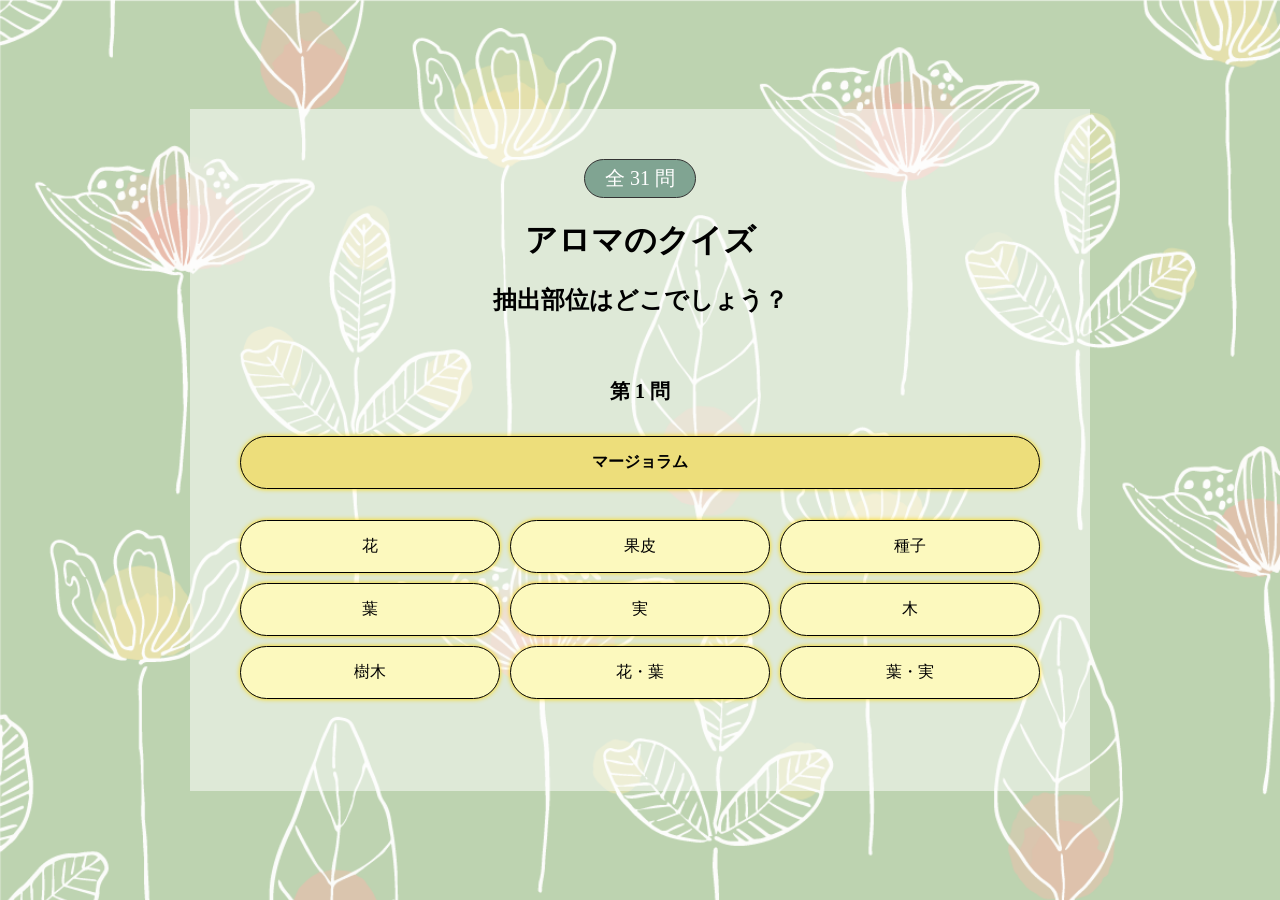
<file: index.html>
<!DOCTYPE html>
<html lang="ja">
  
<head>
  <meta charset="utf-8">
  <meta name="viewport" content="width=device-width, initial-scale=1, shrink-to-fit=no">
  <meta name="theme-color" content="##C9DFDC">
  <link rel ="stylesheet" href="aroma.css">
  <title> AromaQuiz </title>
</head>
  
<body>
  <div class="container" id="container">
    <div class="quiz-info">
      全 <span id="total-questions"></span> 問
  </div>
    
  <h1>アロマのクイズ</h1>
</p>
  <h2>抽出部位はどこでしょう？</h2>
    
　<div class="quiz-container" id="quiz-container">
  　<div class="question-number" id="question-number"></div>
  　<div class="question" id="question"></div>
  　<div class="choices-container" id="choices-container"></div>
　</div>
    
　<div class="result-section" id="answer-section">
  　<h2>回答結果</h2>
  　<p id="answer-result"></p>
  　<div id="next-question" onclick="nextQuestion()">次の問題へ</div>
　</div>
    
　<div class="final-section" id="final-result">
  　<h2>最終結果</h2>
  　<p id="score"></p>
  　<div id="restart-quiz" onclick="restartQuiz()">もう一度挑戦！</div>
　</div>
    
　<script src="aromaQuiz.js"></script>
　<script src="aroma.js"></script>
</body>
  
</html>
</file>
<file: aroma.css>
body {
  font-family: Script;
  background-image: url("背景.png");
  background-size: cover;
  display: flex;
  justify-content: center;
  align-items: center;
  min-height: 100vh;
  margin: 0;
}

.container {
  background-color: rgba(255, 255, 255, 50%);
  max-width: 800px;
  width: 100%;
  margin: 0px auto;
  text-align: center;
  padding: 50px;
}

.quiz-info {
  font-size: 20px;
  color: white;
  max-width: 100px;
  margin: 0px auto;
  padding: 5px;
  border: 1px solid #333;
  border-radius: 100px;
  background-color: rgba(128, 164, 146);
}

.question-number {
  font-size: 20px;
  font-weight: bold;
  margin-bottom: 10px;
}

.question {
  font-weight: bold;
  margin-bottom: 10px;
  padding: 15px;
  border: 0.5px solid black;
  border-radius: 100px;
  box-shadow: 0px 0px 5px rgba(255, 215, 0);
  background-color: #EDDE7B;
}

.choices-container {
  display: grid;
  grid-template-columns: 1fr 1fr 1fr;
  grid-gap: 10px;
}

.choice {
  padding: 15px;
  background-color: #FCF9BE;
  text-align: center;
  cursor: pointer;
  border: 0.5px solid black;
  border-radius: 100px;
  box-shadow: 0px 0px 5px rgba(255, 215, 0);
  transition: background-color 0.3s;
}

.choice:hover {
  background-color: #FFEBEB;
}

.result-section {
  padding: 20px;
  border: 1px solid black;
  border-radius: 10px;
  box-shadow: 0px 0px 5px rgba(240, 128, 128);
  background-color: #FFEBEB;
}

.correct {
  font-size: 40px;
  font-weight: bold;
  color: rgba(0, 90, 79);
}

.wrong {
  font-size: 40px;
  font-weight: bold;
  color: rgba(225, 47, 60);
}
</file>
